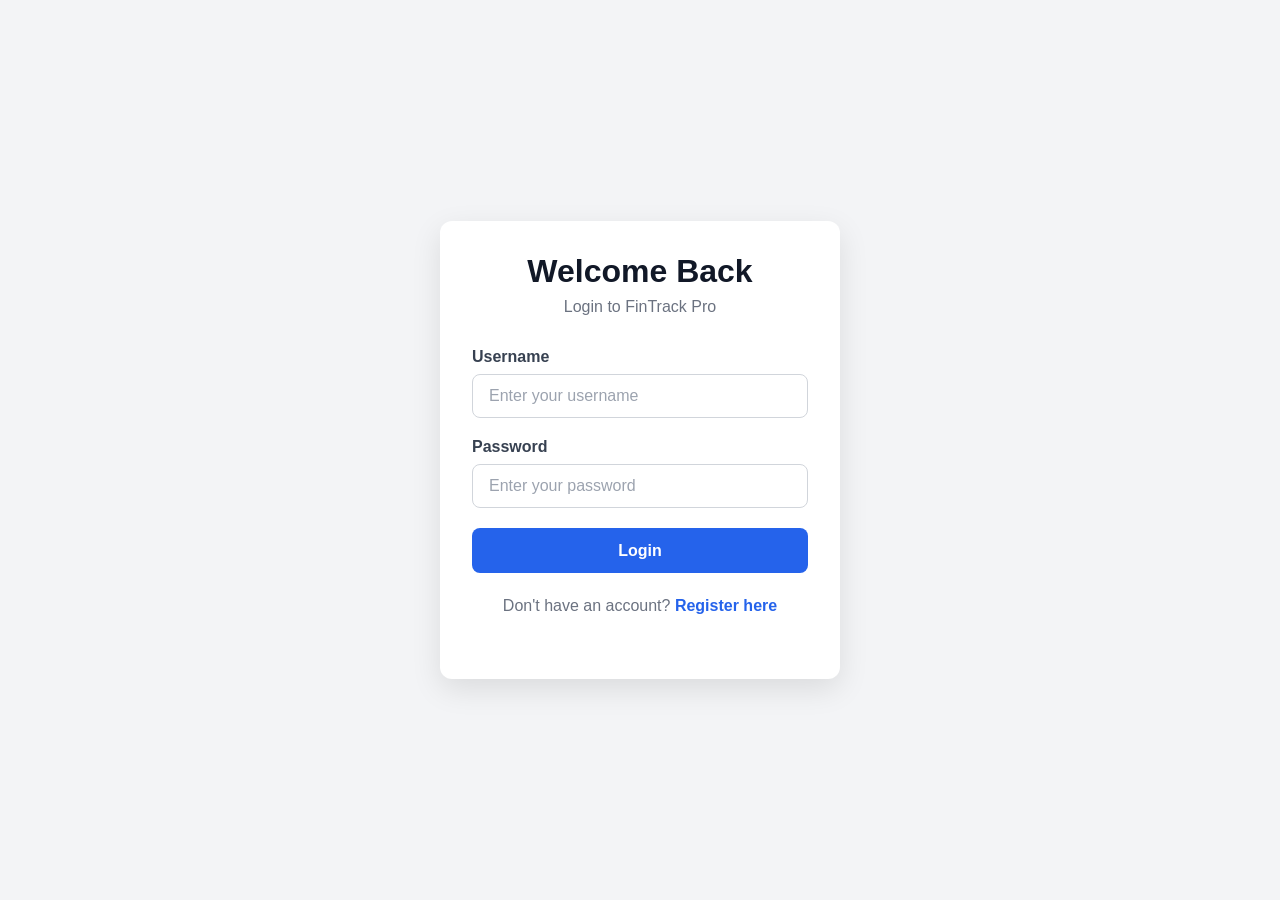
<file: fintrack/index.html>
<!doctype html>
<html lang="en">
  <head>
    <meta charset="UTF-8" />
    <meta name="viewport" content="width=device-width, initial-scale=1.0" />
    <title>Login | FinTrack Pro</title>
    <link rel="stylesheet" href="login.css" />
  </head>
  <body>
    <div class="login-card">
      <h1 id="title">Welcome Back</h1>

      <p id="subtitle">Login to FinTrack Pro</p>

      <form id="loginForm">
        <label for="username">Username</label>

        <input
          type="text"
          id="username"
          name="username"
          placeholder="Enter your username"
          required
        />

        <label for="password">Password</label>

        <input
          type="password"
          id="password"
          name="password"
          placeholder="Enter your password"
          required
        />

        <button id="submitBtn" type="submit">Login</button>
      </form>

      <p class="bottom-text">
        <span id="bottomText"> Don't have an account? </span>

        <a href="#" id="toggleForm"> Register here </a>
      </p>
    </div>

    <!-- JavaScript File -->
    <script src="login.js"></script>
  </body>
</html>
</file>
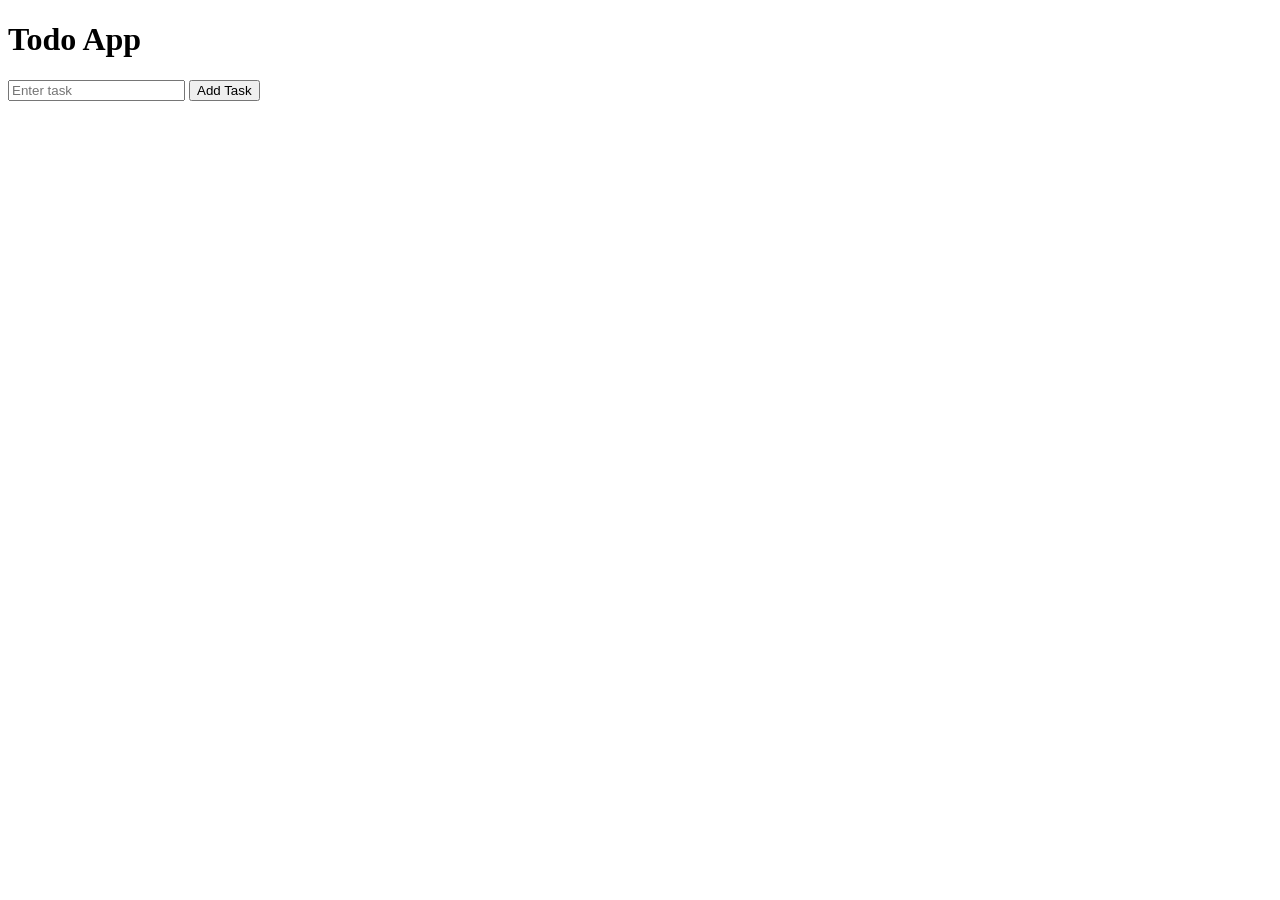
<file: To do app/index.html>
<!DOCTYPE html>
<html>
<head>
  <title>Todo App</title>
</head>
<body>

  <h1>Todo App</h1>

  <input
    type="text"
    id="taskInput"
    placeholder="Enter task"
  >

  <button id="addBtn">
    Add Task
  </button>

  <ul id="taskList"></ul>

  <script src="script.js"></script>

</body>
</html>
</file>
<file: fintrack/login.css>
/* =========================
   CSS Reset
========================= */

*,
*::before,
*::after {
  margin: 0;
  padding: 0;
  box-sizing: border-box;
}

/* =========================
   Global Styles
========================= */

body {
  min-height: 100vh;
  display: flex;
  justify-content: center;
  align-items: center;
  padding: 1rem;
  background-color: #f3f4f6;
  font-family: Arial, Helvetica, sans-serif;
}

/* =========================
   Login Card
========================= */

.login-card {
  width: 100%;
  max-width: 400px;
  background: #fff;
  padding: 2rem;
  border-radius: 12px;
  box-shadow: 0 10px 30px rgba(0, 0, 0, 0.1);
}

/* =========================
   Typography
========================= */

.login-card h1 {
  text-align: center;
  margin-bottom: 0.5rem;
  color: #111827;
}

.login-card > p {
  text-align: center;
  margin-bottom: 2rem;
  color: #6b7280;
}

/* =========================
   Form
========================= */

form {
  display: flex;
  flex-direction: column;
}

label {
  margin-bottom: 0.5rem;
  font-weight: 600;
  color: #374151;
}

input {
  margin-bottom: 1.25rem;
  padding: 0.75rem 1rem;
  border: 1px solid #d1d5db;
  border-radius: 8px;
  font-size: 1rem;
  outline: none;
  transition:
    border-color 0.25s ease,
    box-shadow 0.25s ease;
}

input::placeholder {
  color: #9ca3af;
}

input:focus {
  border-color: #2563eb;
  box-shadow: 0 0 0 4px rgba(37, 99, 235, 0.15);
}

button {
  padding: 0.85rem;
  border: none;
  border-radius: 8px;
  background: #2563eb;
  color: white;
  font-size: 1rem;
  font-weight: 600;
  cursor: pointer;
  transition:
    background-color 0.25s ease,
    transform 0.15s ease;
}

button:hover {
  background: #1d4ed8;
}

button:active {
  transform: scale(0.98);
}

/* =========================
   Footer
========================= */

.bottom-text {
  margin-top: 1.5rem;
  text-align: center;
  color: #6b7280;
}

.bottom-text a {
  text-decoration: none;
  color: #2563eb;
  font-weight: 600;
}

.bottom-text a:hover {
  text-decoration: underline;
}

/* =========================
   Responsive
========================= */

@media (max-width: 480px) {
  .login-card {
    padding: 1.5rem;
  }

  .login-card h1 {
    font-size: 1.75rem;
  }
}
</file>
